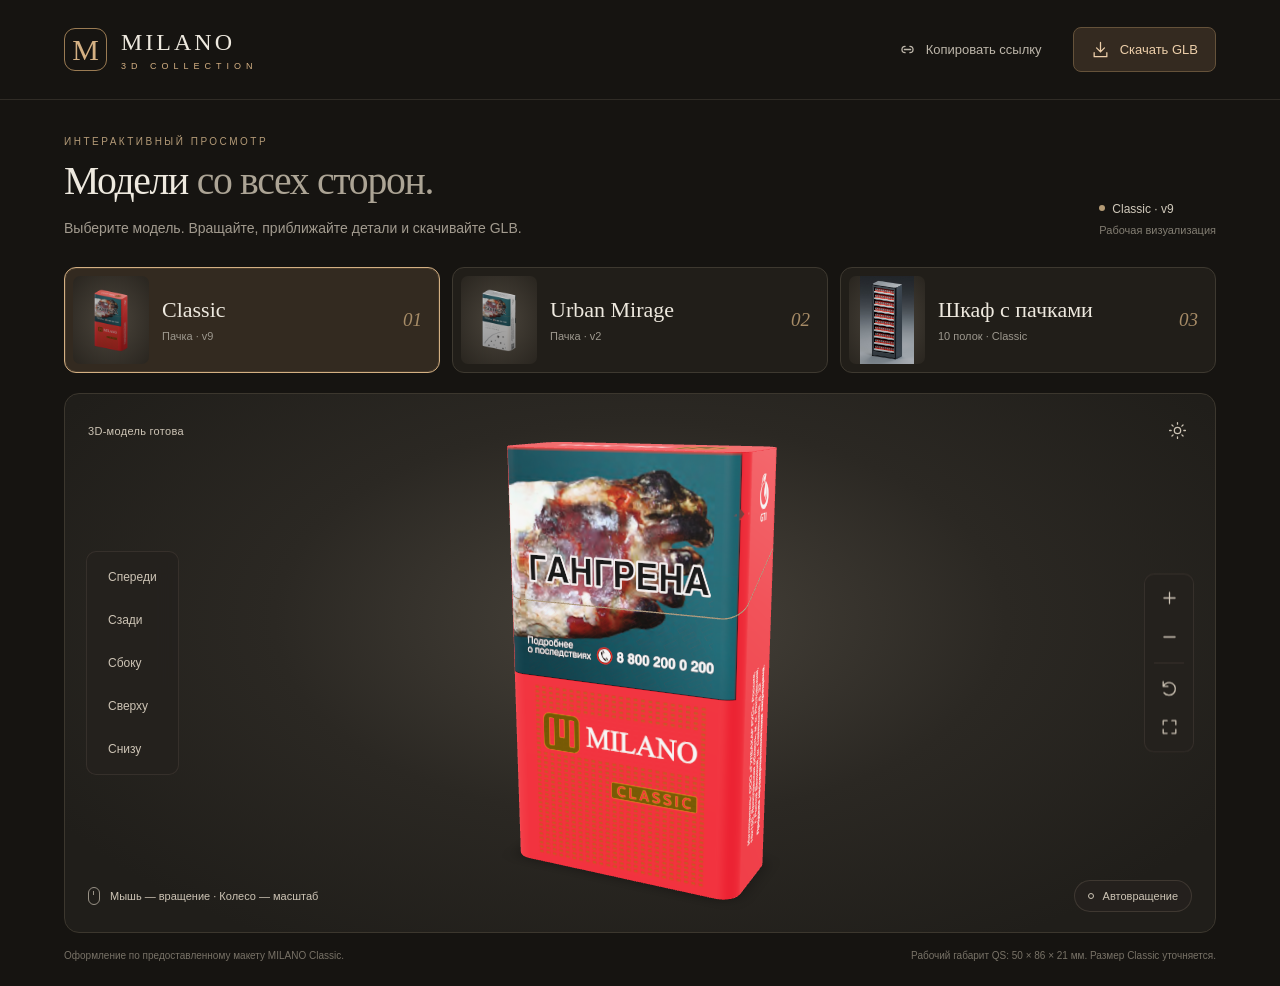
<file: index.html>
<!doctype html>
<html lang="ru">
<head>
  <meta charset="utf-8">
  <meta name="viewport" content="width=device-width,initial-scale=1">
  <meta name="theme-color" content="#161411">
  <meta name="description" content="Каталог 3D-моделей MILANO: Classic, Urban Mirage и шкаф с пачками.">
  <meta name="robots" content="noindex,nofollow">
  <title>MILANO — каталог 3D-моделей</title>
  <link rel="icon" href="data:image/svg+xml,%3Csvg xmlns='http://www.w3.org/2000/svg' viewBox='0 0 64 64'%3E%3Crect width='64' height='64' rx='16' fill='%23161411'/%3E%3Ctext x='32' y='46' font-size='46' font-family='Georgia' text-anchor='middle' fill='%23d9b57b'%3EM%3C/text%3E%3C/svg%3E">
  <link rel="stylesheet" href="./styles.css?v=11">
  <script type="module" src="./assets/model-viewer.min.js"></script>
  <script type="module" src="./app.js?v=11"></script>
</head>
<body>
  <header class="header">
    <a class="brand" href="./" aria-label="MILANO, каталог моделей"><span class="monogram" aria-hidden="true">M</span><span>MILANO<span class="brand-sub">3D COLLECTION</span></span></a>
    <div class="header-actions"><button id="share" class="quiet-button" type="button"><svg viewBox="0 0 24 24" aria-hidden="true"><path d="M15 8a4 4 0 0 1 0 8m-6 0a4 4 0 0 1 0-8m-1 4h8"/></svg>Копировать ссылку</button><a id="download-model" class="download" href="./assets/classic.glb?v=9" download="milano-classic-v9.glb"><svg viewBox="0 0 24 24" aria-hidden="true"><path d="M12 3v12m-5-5 5 5 5-5M4 16v5h16v-5"/></svg><span>Скачать GLB</span></a></div>
  </header>
  <main>
    <section class="intro" aria-labelledby="title"><div><p class="eyebrow">ИНТЕРАКТИВНЫЙ ПРОСМОТР</p><h1 id="title">Модели <span>со всех сторон.</span></h1><p class="description">Выберите модель. Вращайте, приближайте детали и скачивайте GLB.</p></div><p class="version"><span></span><b id="model-version">Classic · v9</b><small>Рабочая визуализация</small></p></section>
<nav class="model-catalog" aria-label="Выбор 3D-модели">
<a class="model-card" href="#classic" data-model="classic" aria-current="true"><img src="./assets/poster.png?v=9" alt="" width="76" height="88"><span><strong>Classic</strong><small>Пачка · v9</small></span><em>01</em></a>
<a class="model-card" href="#urban-mirage" data-model="urban-mirage"><img src="./assets/urban-mirage-poster.png?v=2" alt="" width="76" height="88"><span><strong>Urban Mirage</strong><small>Пачка · v2</small></span><em>02</em></a>
<a class="model-card" href="#cabinet" data-model="cabinet"><img src="./assets/cabinet-poster.jpg?v=1" alt="" width="76" height="88"><span><strong>Шкаф с пачками</strong><small>10 полок · Classic</small></span><em>03</em></a>
</nav>
    <section class="stage" id="stage" aria-label="Интерактивная 3D-модель">
      <div class="stage-top"><span id="status" role="status">Загрузка модели…</span><button class="icon-button" id="background" type="button" aria-label="Включить светлый фон" title="Светлый / тёмный фон"><svg viewBox="0 0 24 24" aria-hidden="true"><circle cx="12" cy="12" r="4"/><path d="M12 2v2m0 16v2M2 12h2m16 0h2M5 5l1.5 1.5m11 11L19 19M19 5l-1.5 1.5m-11 11L5 19"/></svg></button></div>
      <model-viewer id="viewer" src="./assets/classic.glb?v=9" poster="./assets/poster.png?v=9" alt="3D-модель пачки MILANO Classic со скруглёнными углами" camera-controls touch-action="pan-y" camera-orbit="25deg 75deg 105%" min-camera-orbit="auto 0deg 45%" max-camera-orbit="auto 180deg 240%" field-of-view="30deg" exposure="1" shadow-intensity="0.7" shadow-softness="1" environment-image="neutral" interaction-prompt="none" disable-pan aria-busy="true">
        <div class="loading" slot="progress-bar" id="loading"><span class="spinner"></span><span id="progress">Открываем 3D-модель</span></div>
      </model-viewer>
      <div class="error" id="error" hidden><h2>Не удалось открыть 3D-модель</h2><p>Попробуйте обновить просмотр или скачать GLB и открыть его на компьютере.</p><button class="download" id="retry" type="button">Повторить загрузку</button></div>
      <div class="view-controls" role="group" aria-label="Выбрать ракурс"><button data-view="front" type="button">Спереди</button><button data-view="back" type="button">Сзади</button><button data-view="side" type="button">Сбоку</button><button data-view="top" type="button">Сверху</button><button data-view="bottom" type="button">Снизу</button><button data-view="detail" type="button" hidden>Крупно</button></div>
      <div class="utility-controls"><button class="icon-button" id="zoom-in" type="button" aria-label="Приблизить" title="Приблизить"><svg viewBox="0 0 24 24" aria-hidden="true"><path d="M5 12h14M12 5v14"/></svg></button><button class="icon-button" id="zoom-out" type="button" aria-label="Отдалить" title="Отдалить"><svg viewBox="0 0 24 24" aria-hidden="true"><path d="M5 12h14"/></svg></button><span class="separator"></span><button class="icon-button" id="reset" type="button" aria-label="Исходный ракурс" title="Исходный ракурс"><svg viewBox="0 0 24 24" aria-hidden="true"><path d="M4 10a8 8 0 1 1 1 8M4 4v6h6"/></svg></button><button class="icon-button" id="fullscreen" type="button" aria-label="На весь экран" title="На весь экран"><svg viewBox="0 0 24 24" aria-hidden="true"><path d="M9 4H4v5m11-5h5v5M4 15v5h5m6 0h5v-5"/></svg></button></div>
      <div class="stage-bottom"><p><span class="mouse-symbol" aria-hidden="true"></span><span class="desktop-hint">Мышь — вращение · Колесо — масштаб</span><span class="mobile-hint">Проведите пальцем для вращения · Сведите пальцы для масштаба</span></p><button id="rotate" class="rotate" aria-pressed="false" type="button"><span class="rotate-dot"></span>Автовращение</button></div>
    </section>
    <footer><p id="model-source">Оформление по предоставленному макету MILANO Classic.</p><p id="model-dimensions">Рабочий габарит QS: 50 × 86 × 21 мм. Размер Classic уточняется.</p></footer>
  </main>
  <div class="toast" role="status" id="toast" hidden></div>
  <dialog id="share-dialog"><form method="dialog"><h2>Ссылка на модель</h2><p>Скопируйте адрес и отправьте коллегам.</p><input id="share-url" readonly aria-label="Ссылка на модель"><button class="download" value="close">Закрыть</button></form></dialog>
  <noscript><p class="noscript">Для вращения модели включите JavaScript. <a href="./assets/classic.glb?v=9" download>Скачать модель GLB</a>.</p></noscript>
</body>
</html>
</file>
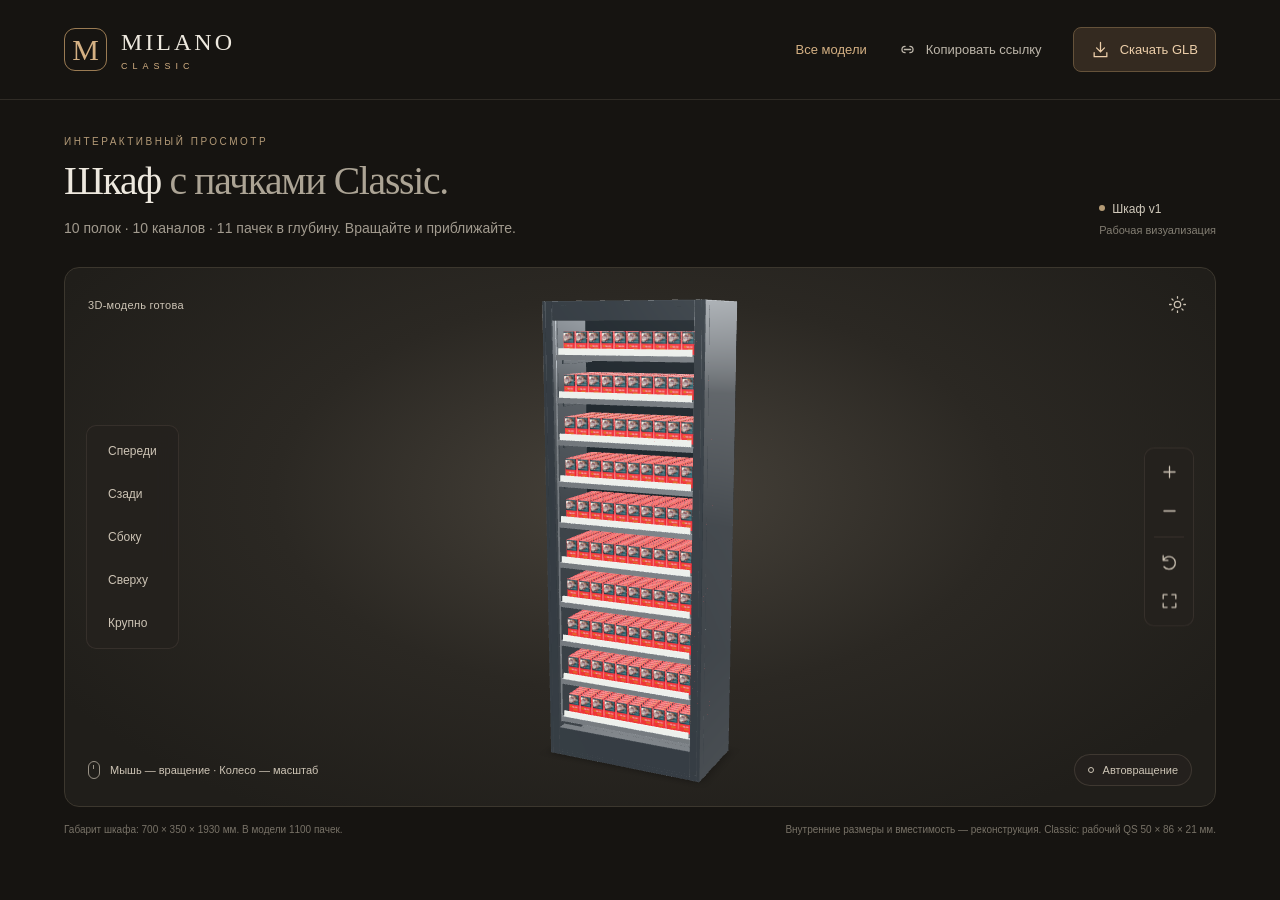
<file: cabinet/index.html>
<!doctype html>
<html lang="ru">
<head>
  <meta charset="utf-8">
  <meta name="viewport" content="width=device-width,initial-scale=1">
  <meta name="theme-color" content="#161411">
  <meta name="description" content="Посмотрите модель упаковки MILANO Classic со всех сторон. Вращение, приближение и скачивание модели.">
  <meta name="robots" content="noindex,nofollow">
  <title>Шкаф с пачками Classic — 3D-просмотр</title>
  <link rel="icon" href="data:image/svg+xml,%3Csvg xmlns='http://www.w3.org/2000/svg' viewBox='0 0 64 64'%3E%3Crect width='64' height='64' rx='16' fill='%23161411'/%3E%3Ctext x='32' y='46' font-size='46' font-family='Georgia' text-anchor='middle' fill='%23d9b57b'%3EM%3C/text%3E%3C/svg%3E">
  <link rel="stylesheet" href="../styles.css?v=10">
  <script type="module" src="../assets/model-viewer.min.js"></script>
  <script type="module" src="./app.js?v=1"></script>
</head>
<body>
  <header class="header">
    <a class="brand" href="../" aria-label="MILANO Classic, главная"><span class="monogram" aria-hidden="true">M</span><span>MILANO<span class="brand-sub">CLASSIC</span></span></a>
    <div class="header-actions"><a class="model-link" href="../#cabinet">Все модели</a><button id="share" class="quiet-button" type="button"><svg viewBox="0 0 24 24" aria-hidden="true"><path d="M15 8a4 4 0 0 1 0 8m-6 0a4 4 0 0 1 0-8m-1 4h8"/></svg>Копировать ссылку</button><a class="download" href="../assets/cabinet-stock.glb?v=1" download="cabinet-1100-classic.glb"><svg viewBox="0 0 24 24" aria-hidden="true"><path d="M12 3v12m-5-5 5 5 5-5M4 16v5h16v-5"/></svg><span>Скачать GLB</span></a></div>
  </header>
  <main>
    <section class="intro" aria-labelledby="title"><div><p class="eyebrow">ИНТЕРАКТИВНЫЙ ПРОСМОТР</p><h1 id="title">Шкаф <span>с пачками Classic.</span></h1><p class="description">10 полок · 10 каналов · 11 пачек в глубину. Вращайте и приближайте.</p></div><p class="version"><span></span>Шкаф v1<small>Рабочая визуализация</small></p></section>
    <section class="stage" id="stage" aria-label="Интерактивная 3D-модель">
      <div class="stage-top"><span id="status" role="status">Загрузка модели…</span><button class="icon-button" id="background" type="button" aria-label="Включить светлый фон" title="Светлый / тёмный фон"><svg viewBox="0 0 24 24" aria-hidden="true"><circle cx="12" cy="12" r="4"/><path d="M12 2v2m0 16v2M2 12h2m16 0h2M5 5l1.5 1.5m11 11L19 19M19 5l-1.5 1.5m-11 11L5 19"/></svg></button></div>
      <model-viewer id="viewer" src="../assets/cabinet-stock.glb?v=1" poster="../assets/cabinet-poster.jpg?v=1" alt="3D-модель шкафа с 1100 пачками Classic" camera-controls touch-action="pan-y" camera-orbit="25deg 78deg 105%" min-camera-orbit="auto 0deg 8%" max-camera-orbit="auto 180deg 240%" field-of-view="30deg" exposure="1" shadow-intensity="0.7" shadow-softness="1" environment-image="neutral" interaction-prompt="none" aria-busy="true">
        <div class="loading" slot="progress-bar" id="loading"><span class="spinner"></span><span id="progress">Открываем 3D-модель</span></div>
      </model-viewer>
      <div class="error" id="error" hidden><h2>Не удалось открыть 3D-модель</h2><p>Попробуйте обновить просмотр или скачать GLB и открыть его на компьютере.</p><button class="download" id="retry" type="button">Повторить загрузку</button></div>
      <div class="view-controls" role="group" aria-label="Выбрать ракурс"><button data-view="front" type="button">Спереди</button><button data-view="back" type="button">Сзади</button><button data-view="side" type="button">Сбоку</button><button data-view="top" type="button">Сверху</button><button data-view="detail" type="button">Крупно</button></div>
      <div class="utility-controls"><button class="icon-button" id="zoom-in" type="button" aria-label="Приблизить" title="Приблизить"><svg viewBox="0 0 24 24" aria-hidden="true"><path d="M5 12h14M12 5v14"/></svg></button><button class="icon-button" id="zoom-out" type="button" aria-label="Отдалить" title="Отдалить"><svg viewBox="0 0 24 24" aria-hidden="true"><path d="M5 12h14"/></svg></button><span class="separator"></span><button class="icon-button" id="reset" type="button" aria-label="Исходный ракурс" title="Исходный ракурс"><svg viewBox="0 0 24 24" aria-hidden="true"><path d="M4 10a8 8 0 1 1 1 8M4 4v6h6"/></svg></button><button class="icon-button" id="fullscreen" type="button" aria-label="На весь экран" title="На весь экран"><svg viewBox="0 0 24 24" aria-hidden="true"><path d="M9 4H4v5m11-5h5v5M4 15v5h5m6 0h5v-5"/></svg></button></div>
      <div class="stage-bottom"><p><span class="mouse-symbol" aria-hidden="true"></span><span class="desktop-hint">Мышь — вращение · Колесо — масштаб</span><span class="mobile-hint">Проведите пальцем для вращения · Сведите пальцы для масштаба</span></p><button id="rotate" class="rotate" aria-pressed="false" type="button"><span class="rotate-dot"></span>Автовращение</button></div>
    </section>
    <footer><p>Габарит шкафа: 700 × 350 × 1930 мм. В модели 1100 пачек.</p><p>Внутренние размеры и вместимость — реконструкция. Classic: рабочий QS 50 × 86 × 21 мм.</p></footer>
  </main>
  <div class="toast" role="status" id="toast" hidden></div>
  <dialog id="share-dialog"><form method="dialog"><h2>Ссылка на модель</h2><p>Скопируйте адрес и отправьте коллегам.</p><input id="share-url" readonly aria-label="Ссылка на модель"><button class="download" value="close">Закрыть</button></form></dialog>
  <noscript><p class="noscript">Для вращения модели включите JavaScript. <a href="../assets/cabinet-stock.glb?v=1" download>Скачать модель GLB</a>.</p></noscript>
</body>
</html>
</file>
<file: styles.css>
:root{font-family:Inter,"Segoe UI",Arial,sans-serif;color:#eee9df;background:#161411;color-scheme:dark;--gold:#d4b083;--muted:#9d988e;--border:#3e3930}*{box-sizing:border-box}body{margin:0}button,a,input{-webkit-tap-highlight-color:transparent}button,a{touch-action:manipulation}button{font:inherit;cursor:pointer}a{color:inherit;text-decoration:none}button:focus-visible,a:focus-visible,input:focus-visible{outline:2px solid #e5be89;outline-offset:5px}button:disabled{cursor:wait;opacity:.4}svg{width:19px;height:19px;fill:none;stroke:currentColor;stroke-width:1.6;stroke-linecap:round;stroke-linejoin:round;flex-shrink:0}.header{max-width:1600px;margin:auto;padding:27px 5%;display:flex;justify-content:space-between;align-items:center;border-bottom:1px solid #302c26}.brand{display:flex;gap:14px;align-items:center;font-family:Georgia,serif;font-size:24px;letter-spacing:3px}.monogram{width:43px;height:43px;border:1px solid #9a7b53;color:var(--gold);border-radius:11px;font-size:30px;line-height:41px;text-align:center;letter-spacing:0}.brand-sub{display:block;font:9px "Segoe UI",sans-serif;letter-spacing:5px;color:var(--gold);margin-top:5px}.header-actions{display:flex;align-items:center;gap:25px}.quiet-button{display:flex;gap:9px;align-items:center;background:none;border:0;color:#bdb6aa;font-size:13px}.quiet-button:hover{color:white}.download{display:inline-flex;align-items:center;justify-content:center;gap:10px;padding:12px 17px;border:1px solid #65523a;border-radius:8px;color:#edcfaa;background:#342a20;font-size:13px;transition:background .2s}.download:hover{background:#4c3a28}main{max-width:1600px;padding:0 5%;margin:auto}.intro{display:flex;justify-content:space-between;align-items:flex-end;gap:24px;padding:36px 0 28px}.eyebrow{font-size:10px;letter-spacing:2.5px;color:#b39a77;margin:0 0 12px}h1{font-family:Georgia,"Times New Roman",serif;font-size:clamp(30px,3.1vw,47px);font-weight:400;letter-spacing:-1.3px;margin:0;line-height:1.15}h1 span{color:#aca495}.description{color:#a29b8f;font-size:14px;margin:13px 0 0;line-height:1.5}.version{font-size:12px;white-space:nowrap;margin:0 0 3px;color:#d0c9bb}.version>span{display:inline-block;width:6px;height:6px;border-radius:50%;background:#b49b75;margin:0 7px 2px 0}.version small{display:block;font-size:11px;color:#837e73;margin-top:8px}.stage{position:relative;border:1px solid #3c372e;border-radius:15px;overflow:hidden;background:radial-gradient(ellipse at 50% 42%,#48433b 0,#2b2823 45%,#201e1a 85%);height:clamp(470px,67vh,820px);min-height:470px;isolation:isolate;--stage-color:#cdc4b5;--glass:#25221ee8;--button-active:#d0ad79}.stage.light{background:radial-gradient(ellipse at 50% 40%,#f1ede5,#ded9cf 65%,#cac3b7);--stage-color:#514b41;--glass:#f3eee5ed;--button-active:#3c3122}.stage-top{position:absolute;top:19px;left:23px;right:20px;display:flex;align-items:center;justify-content:space-between;z-index:2;pointer-events:none;color:var(--stage-color)}.stage-top>button{pointer-events:auto}#status{font-size:11px;letter-spacing:.3px}model-viewer{width:100%;height:100%;position:absolute;inset:0;--poster-color:transparent;--progress-bar-color:#d4b083;outline:none}.loading{position:absolute;left:50%;top:48%;transform:translate(-50%,-50%);display:flex;align-items:center;gap:12px;padding:15px 21px;border:1px solid #6c5d493a;border-radius:12px;white-space:nowrap;background:#201d19e8;color:#e0c7a2;font-size:12px}.loading[hidden]{display:none}.spinner{height:17px;width:17px;display:inline-block;border:1px solid #6f6251;border-top-color:#e5bd88;border-radius:50%;animation:spin 1s linear infinite}@keyframes spin{to{transform:rotate(360deg)}}.icon-button{width:36px;height:36px;display:flex;align-items:center;justify-content:center;border:0;border-radius:7px;background:transparent;color:var(--stage-color);transition:background .15s}.icon-button:hover{background:#9c846a30}.view-controls{position:absolute;top:50%;left:21px;transform:translateY(-50%);display:flex;flex-direction:column;gap:5px;background:var(--glass);border:1px solid #8a77682e;padding:6px;border-radius:10px;backdrop-filter:blur(12px)}.view-controls button{background:transparent;border:0;border-radius:6px;font-size:12px;color:var(--stage-color);padding:12px 15px;text-align:left}.view-controls button:hover,.view-controls button[aria-pressed=true]{background:#9c846a24;color:var(--button-active)}.utility-controls{position:absolute;right:21px;top:50%;transform:translateY(-50%);display:flex;flex-direction:column;gap:3px;padding:6px;background:var(--glass);border:1px solid #8a77682e;border-radius:10px;backdrop-filter:blur(12px)}.separator{height:1px;background:#8c7c6430;margin:4px 3px}.stage-bottom{position:absolute;bottom:20px;left:23px;right:23px;display:flex;align-items:center;justify-content:space-between;gap:12px;color:var(--stage-color)}.stage-bottom p{display:flex;align-items:center;gap:10px;margin:0;font-size:11px}.mouse-symbol{display:inline-block;width:12px;height:18px;border:1px solid currentColor;border-radius:8px;position:relative;opacity:.7}.mouse-symbol:after{content:"";position:absolute;left:4px;top:3px;height:4px;border-left:1px solid currentColor}.rotate{display:flex;align-items:center;gap:9px;border:1px solid #8a776845;background:var(--glass);border-radius:20px;color:var(--stage-color);padding:9px 13px;font-size:11px}.rotate-dot{width:6px;height:6px;border:1px solid currentColor;border-radius:50%}.rotate[aria-pressed=true] .rotate-dot{background:var(--button-active);border-color:var(--button-active)}.mobile-hint{display:none}.error{position:absolute;inset:0;display:flex;flex-direction:column;align-items:center;justify-content:center;padding:35px;background:#201e1aef;text-align:center;z-index:4}.error[hidden]{display:none}.error h2{font-weight:500;font-size:23px}.error p{font-size:14px;color:#b8ac9b;max-width:420px;line-height:1.6}footer{display:flex;justify-content:space-between;gap:20px;padding:15px 0 23px;color:#787267;font-size:10px;line-height:1.5}footer p{margin:0}.stage:fullscreen{border:0;border-radius:0;height:100vh;max-width:none}.toast{position:fixed;left:50%;bottom:25px;transform:translateX(-50%);background:#eee4d1;color:#29241c;border-radius:9px;padding:13px 20px;font-size:13px;z-index:10;box-shadow:0 4px 35px #0005}.toast[hidden]{display:none}dialog{max-width:min(500px,90vw);padding:30px;border:1px solid #65523a;border-radius:14px;background:#231f19;color:#eee9df}dialog::backdrop{background:#0009}dialog h2{font:28px Georgia,serif}dialog p{font-size:14px;color:#aaa08f}dialog input{width:100%;margin:10px 0 25px;padding:12px;border:1px solid #635642;background:#171410;border-radius:6px;color:#e0c7a2}.noscript{margin:25px;text-align:center}.noscript a{text-decoration:underline}@media(max-width:700px){.header{padding:19px 5%}.header-actions{gap:13px}.quiet-button{font-size:0;padding:6px}.quiet-button svg{width:21px;height:21px}.download{padding:10px 12px;font-size:11px}.brand{font-size:18px;gap:10px;letter-spacing:2px}.monogram{width:36px;height:36px;line-height:35px;font-size:26px;border-radius:9px}.brand-sub{font-size:8px;margin-top:3px;letter-spacing:4px}.intro{padding:27px 0 22px;align-items:flex-start;gap:10px}.eyebrow{font-size:8px;letter-spacing:1.8px}h1{font-size:32px}h1 span{display:block;margin-top:3px}.description{font-size:12px;max-width:240px;margin-top:12px}.version{font-size:10px;margin-top:6px}.version small{font-size:9px;white-space:normal;max-width:86px}.stage{height:65vh;min-height:510px}.stage-top{left:15px;right:13px;top:12px}.view-controls{left:50%;top:auto;bottom:61px;transform:translateX(-50%);flex-direction:row;gap:0;padding:4px}.view-controls button{padding:10px 11px;font-size:10px;white-space:nowrap}.utility-controls{top:60px;right:12px;transform:none;padding:3px}.icon-button{width:32px;height:32px}.stage-bottom{bottom:17px;left:15px;right:15px;align-items:center}.desktop-hint,.mouse-symbol{display:none}.mobile-hint{display:inline}.stage-bottom p{font-size:8px;max-width:155px;line-height:1.5}.rotate{font-size:9px;padding:8px 10px;gap:6px}footer{font-size:9px;flex-direction:column;gap:5px;padding-top:12px}}@media(prefers-reduced-motion:reduce){*{scroll-behavior:auto}.spinner{animation-duration:2s}}

.model-link{font-size:13px;color:var(--gold);white-space:nowrap}@media(max-width:600px){.model-link{font-size:11px}.header-actions{gap:10px}}

.model-catalog{display:grid;grid-template-columns:repeat(3,minmax(0,1fr));gap:12px;margin:0 0 20px}.model-card{display:flex;align-items:center;gap:13px;border:1px solid var(--border);border-radius:12px;padding:8px 17px 8px 8px;background:#211e19;min-width:0;transition:border-color .2s,background .2s}.model-card:hover{background:#30291f;border-color:#a68b64}.model-card[aria-current=true]{border-color:var(--gold);background:#332a20;box-shadow:inset 0 0 0 1px #d4b08320}.model-card img{object-fit:contain;background:radial-gradient(#4c463d,#29251f);border-radius:7px;flex-shrink:0}.model-card strong{display:block;font:22px Georgia,serif;font-weight:400}.model-card small{display:block;color:var(--muted);font-size:11px;margin-top:7px}.model-card em{margin-left:auto;color:#a78c67;font:italic 19px Georgia,serif}.version b{font-weight:400}[hidden]{display:none!important}.stage{height:clamp(470px,60vh,820px)}
@media(max-width:700px){.model-catalog{gap:7px}.model-card{flex-direction:column;align-items:flex-start;padding:8px;gap:8px}.model-card img{height:66px;width:100%}.model-card strong{font-size:16px}.model-card small{font-size:9px;line-height:1.4}.model-card em{display:none}.brand-sub{letter-spacing:2px}.version{white-space:normal;max-width:110px}.stage{height:65vh}}
</file>
